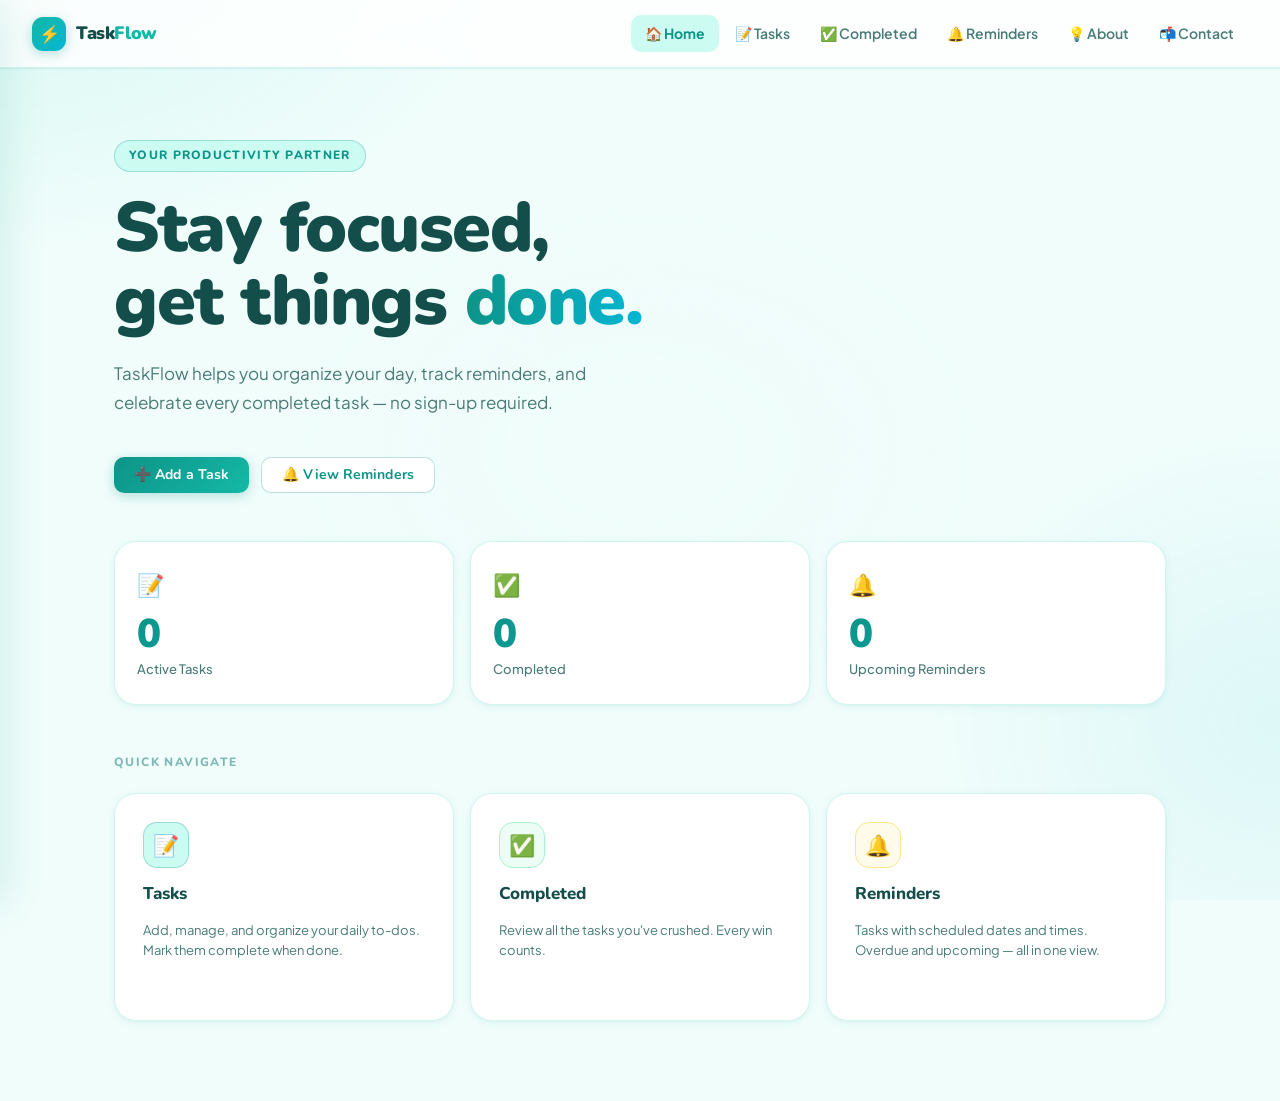
<file: index.html>
<!DOCTYPE html>
<html lang="en">
<head>
  <meta charset="UTF-8">
  <meta name="viewport" content="width=device-width, initial-scale=1.0">
  <title>TaskFlow — Home</title>
  <link rel="stylesheet" href="style.css">
</head>
<body>

  <!-- NAVBAR -->
  <nav class="navbar">
    <a href="index.html" class="nav-brand">
      <div class="nav-brand-icon">⚡</div>
      <span class="nav-brand-text">Task<span>Flow</span></span>
    </a>
    <ul class="nav-links" id="nav-links">
      <li><a href="index.html">🏠 Home</a></li>
      <li><a href="tasks.html">📝 Tasks</a></li>
      <li><a href="completed.html">✅ Completed</a></li>
      <li><a href="reminders.html">🔔 Reminders</a></li>
      <li><a href="about.html">💡 About</a></li>
      <li><a href="contact.html">📬 Contact</a></li>
    </ul>
    <button class="hamburger" id="hamburger" aria-label="Toggle menu">
      <span></span><span></span><span></span>
    </button>
  </nav>

  <main class="main-content">

    <!-- HERO -->
    <section class="hero">
      <div class="hero-eyebrow">Your productivity partner</div>
      <h1>Stay focused,<br>get things <em>done.</em></h1>
      <p class="hero-sub">TaskFlow helps you organize your day, track reminders, and celebrate every completed task — no sign-up required.</p>
      <div class="hero-cta">
        <a href="tasks.html" class="btn btn-primary">➕ Add a Task</a>
        <a href="reminders.html" class="btn btn-ghost">🔔 View Reminders</a>
      </div>
    </section>

    <!-- STATS -->
    <section class="stats-bar">
      <div class="stat-card">
        <div class="stat-icon">📝</div>
        <div class="stat-number" id="stat-total">0</div>
        <div class="stat-label">Active Tasks</div>
      </div>
      <div class="stat-card">
        <div class="stat-icon">✅</div>
        <div class="stat-number" id="stat-completed">0</div>
        <div class="stat-label">Completed</div>
      </div>
      <div class="stat-card">
        <div class="stat-icon">🔔</div>
        <div class="stat-number" id="stat-reminders">0</div>
        <div class="stat-label">Upcoming Reminders</div>
      </div>
    </section>

    <!-- NAV CARDS -->
    <section class="nav-cards-section">
      <div class="section-title">Quick navigate</div>
      <div class="nav-cards">

        <a href="tasks.html" class="nav-card">
          <div class="nav-card-icon accent">📝</div>
          <h3>Tasks</h3>
          <p>Add, manage, and organize your daily to-dos. Mark them complete when done.</p>
          <div class="nav-card-arrow">Go to Tasks →</div>
        </a>

        <a href="completed.html" class="nav-card">
          <div class="nav-card-icon success">✅</div>
          <h3>Completed</h3>
          <p>Review all the tasks you've crushed. Every win counts.</p>
          <div class="nav-card-arrow">See Completed →</div>
        </a>

        <a href="reminders.html" class="nav-card">
          <div class="nav-card-icon warning">🔔</div>
          <h3>Reminders</h3>
          <p>Tasks with scheduled dates and times. Overdue and upcoming — all in one view.</p>
          <div class="nav-card-arrow">View Reminders →</div>
        </a>

      </div>
    </section>

  </main>

  <div id="toast-container" class="toast-container"></div>
  <script src="script.js"></script>
</body>
</html>
</file>
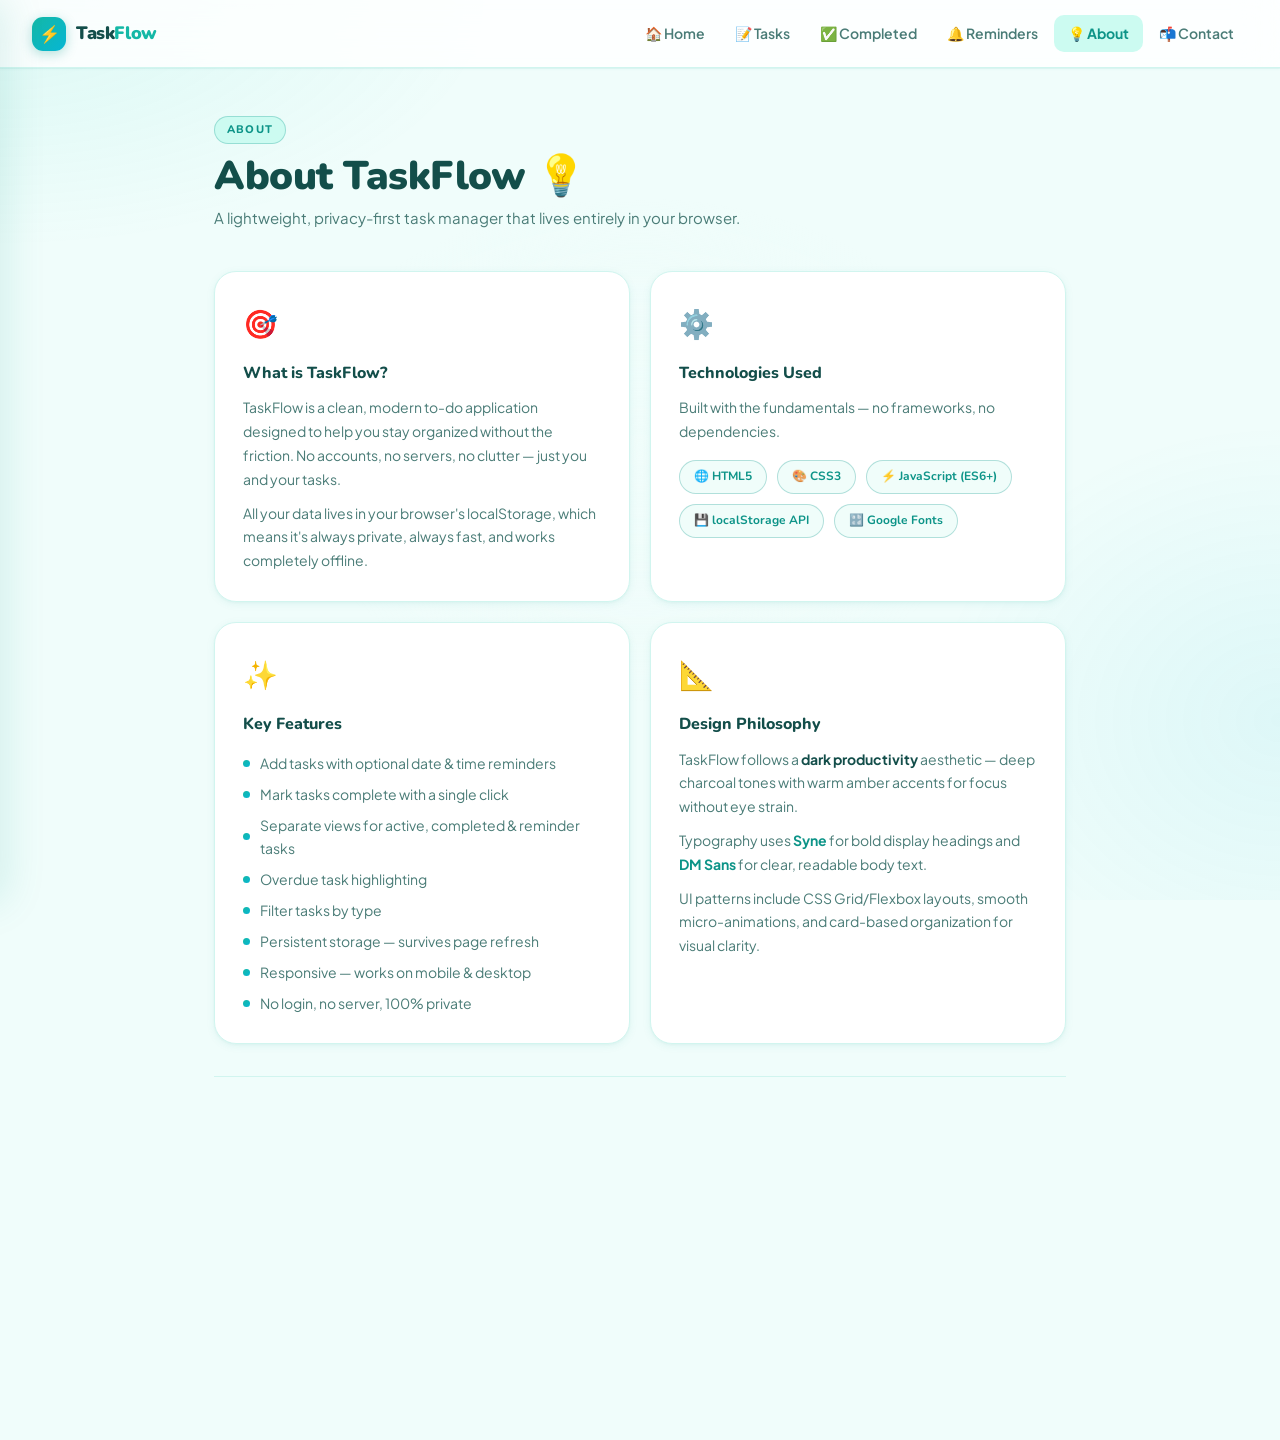
<file: about.html>
<!DOCTYPE html>
<html lang="en">
<head>
  <meta charset="UTF-8">
  <meta name="viewport" content="width=device-width, initial-scale=1.0">
  <title>TaskFlow — About</title>
  <link rel="stylesheet" href="style.css">
</head>
<body>

  <!-- NAVBAR -->
  <nav class="navbar">
    <a href="index.html" class="nav-brand">
      <div class="nav-brand-icon">⚡</div>
      <span class="nav-brand-text">Task<span>Flow</span></span>
    </a>
    <ul class="nav-links" id="nav-links">
      <li><a href="index.html">🏠 Home</a></li>
      <li><a href="tasks.html">📝 Tasks</a></li>
      <li><a href="completed.html">✅ Completed</a></li>
      <li><a href="reminders.html">🔔 Reminders</a></li>
      <li><a href="about.html">💡 About</a></li>
      <li><a href="contact.html">📬 Contact</a></li>
    </ul>
    <button class="hamburger" id="hamburger" aria-label="Toggle menu">
      <span></span><span></span><span></span>
    </button>
  </nav>

  <main class="main-content">
    <div class="container">

      <!-- PAGE HEADER -->
      <div class="page-header">
        <div class="page-header-meta">
          <span class="page-tag">About</span>
        </div>
        <h1>About TaskFlow 💡</h1>
        <p>A lightweight, privacy-first task manager that lives entirely in your browser.</p>
      </div>

      <!-- ABOUT GRID -->
      <div class="about-grid">

        <div class="info-card">
          <div class="info-card-icon">🎯</div>
          <h3>What is TaskFlow?</h3>
          <p>
            TaskFlow is a clean, modern to-do application designed to help you stay organized without the friction. No accounts, no servers, no clutter — just you and your tasks.
          </p>
          <p style="margin-top:10px;">
            All your data lives in your browser's localStorage, which means it's always private, always fast, and works completely offline.
          </p>
        </div>

        <div class="info-card">
          <div class="info-card-icon">⚙️</div>
          <h3>Technologies Used</h3>
          <p>Built with the fundamentals — no frameworks, no dependencies.</p>
          <div class="tech-stack">
            <span class="tech-pill">🌐 HTML5</span>
            <span class="tech-pill">🎨 CSS3</span>
            <span class="tech-pill">⚡ JavaScript (ES6+)</span>
            <span class="tech-pill">💾 localStorage API</span>
            <span class="tech-pill">🔡 Google Fonts</span>
          </div>
        </div>

        <div class="info-card">
          <div class="info-card-icon">✨</div>
          <h3>Key Features</h3>
          <ul class="feature-list">
            <li>Add tasks with optional date & time reminders</li>
            <li>Mark tasks complete with a single click</li>
            <li>Separate views for active, completed & reminder tasks</li>
            <li>Overdue task highlighting</li>
            <li>Filter tasks by type</li>
            <li>Persistent storage — survives page refresh</li>
            <li>Responsive — works on mobile & desktop</li>
            <li>No login, no server, 100% private</li>
          </ul>
        </div>

        <div class="info-card">
          <div class="info-card-icon">📐</div>
          <h3>Design Philosophy</h3>
          <p>
            TaskFlow follows a <strong style="color:var(--text-primary);">dark productivity</strong> aesthetic — deep charcoal tones with warm amber accents for focus without eye strain.
          </p>
          <p style="margin-top:10px;">
            Typography uses <strong style="color:var(--accent);">Syne</strong> for bold display headings and <strong style="color:var(--accent);">DM Sans</strong> for clear, readable body text.
          </p>
          <p style="margin-top:10px;">
            UI patterns include CSS Grid/Flexbox layouts, smooth micro-animations, and card-based organization for visual clarity.
          </p>
        </div>

      </div>

      <!-- DIVIDER -->
      <hr class="divider">

      <!-- HOW IT WORKS -->
      <div class="info-card" style="animation-delay:0.2s;">
        <div class="info-card-icon">🔒</div>
        <h3>Privacy & Data</h3>
        <p>
          TaskFlow stores all your task data locally in your browser using the <code style="background:var(--bg-input);padding:2px 6px;border-radius:4px;font-size:13px;color:var(--accent);">localStorage</code> API under the key <code style="background:var(--bg-input);padding:2px 6px;border-radius:4px;font-size:13px;color:var(--accent);">taskflow_tasks</code>. Your data never leaves your device. No analytics, no tracking, no telemetry. Simply open the browser, and your tasks are right where you left them.
        </p>
        <p style="margin-top:12px;color:var(--text-muted);font-size:13px;">
          ⚠️ Note: Clearing your browser's localStorage or site data will permanently delete your tasks. Consider exporting important data before clearing browser storage.
        </p>
      </div>

    </div>
  </main>

  <div id="toast-container" class="toast-container"></div>
  <script src="script.js"></script>
</body>
</html>
</file>
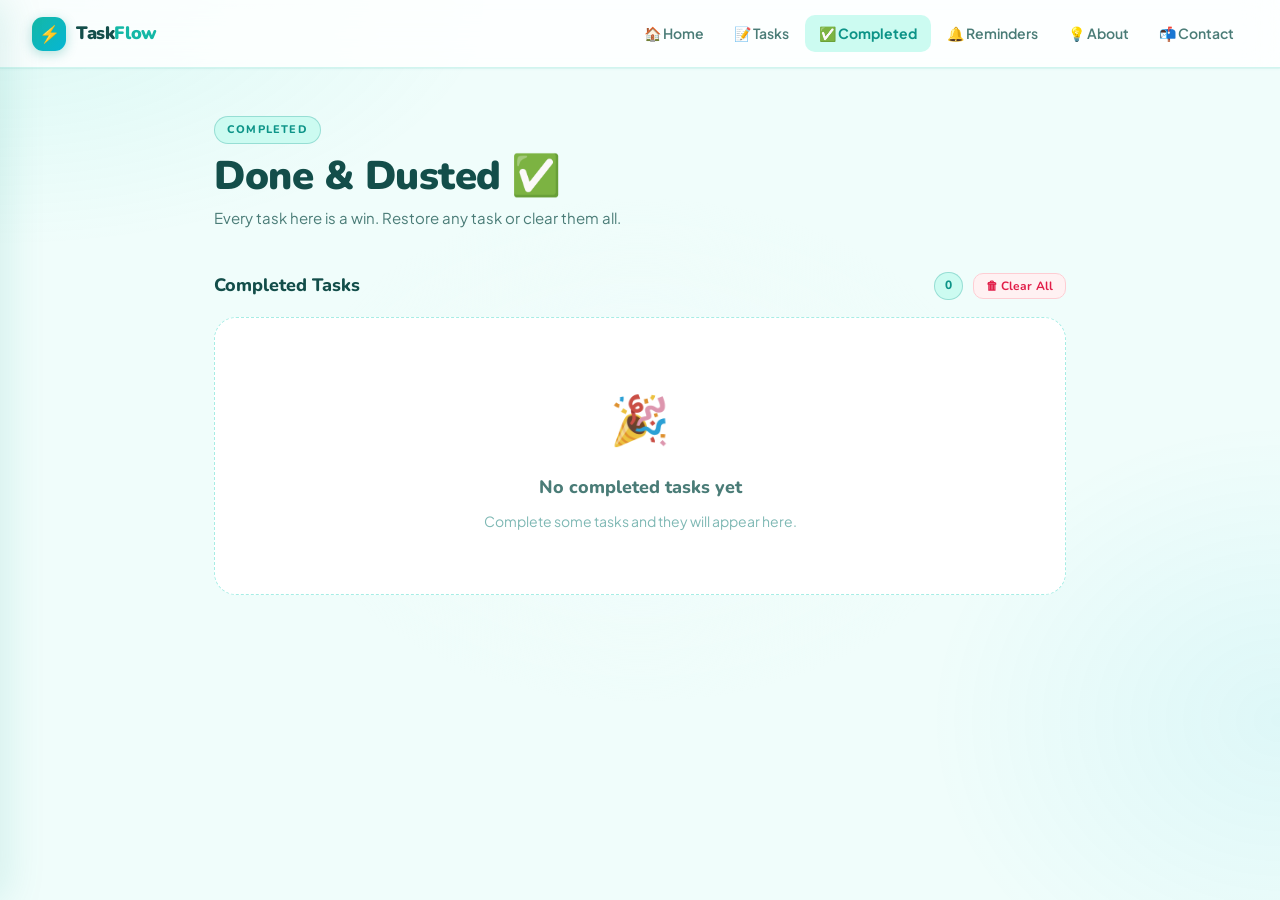
<file: completed.html>
<!DOCTYPE html>
<html lang="en">
<head>
  <meta charset="UTF-8">
  <meta name="viewport" content="width=device-width, initial-scale=1.0">
  <title>TaskFlow — Completed Tasks</title>
  <link rel="stylesheet" href="style.css">
</head>
<body>

  <!-- NAVBAR -->
  <nav class="navbar">
    <a href="index.html" class="nav-brand">
      <div class="nav-brand-icon">⚡</div>
      <span class="nav-brand-text">Task<span>Flow</span></span>
    </a>
    <ul class="nav-links" id="nav-links">
      <li><a href="index.html">🏠 Home</a></li>
      <li><a href="tasks.html">📝 Tasks</a></li>
      <li><a href="completed.html">✅ Completed</a></li>
      <li><a href="reminders.html">🔔 Reminders</a></li>
      <li><a href="about.html">💡 About</a></li>
      <li><a href="contact.html">📬 Contact</a></li>
    </ul>
    <button class="hamburger" id="hamburger" aria-label="Toggle menu">
      <span></span><span></span><span></span>
    </button>
  </nav>

  <main class="main-content">
    <div class="container">

      <!-- PAGE HEADER -->
      <div class="page-header">
        <div class="page-header-meta">
          <span class="page-tag">Completed</span>
        </div>
        <h1>Done &amp; Dusted ✅</h1>
        <p>Every task here is a win. Restore any task or clear them all.</p>
      </div>

      <!-- TASKS LIST -->
      <div class="tasks-section">
        <div class="tasks-header">
          <h2>Completed Tasks</h2>
          <div style="display:flex;align-items:center;gap:10px;">
            <span class="tasks-count" id="completed-count">0</span>
            <button id="clear-completed-btn" class="btn btn-danger btn-sm">🗑 Clear All</button>
          </div>
        </div>
        <div class="task-list" id="completed-list">
          <!-- Rendered by JS -->
        </div>
      </div>

    </div>
  </main>

  <div id="toast-container" class="toast-container"></div>
  <script src="script.js"></script>
</body>
</html>
</file>
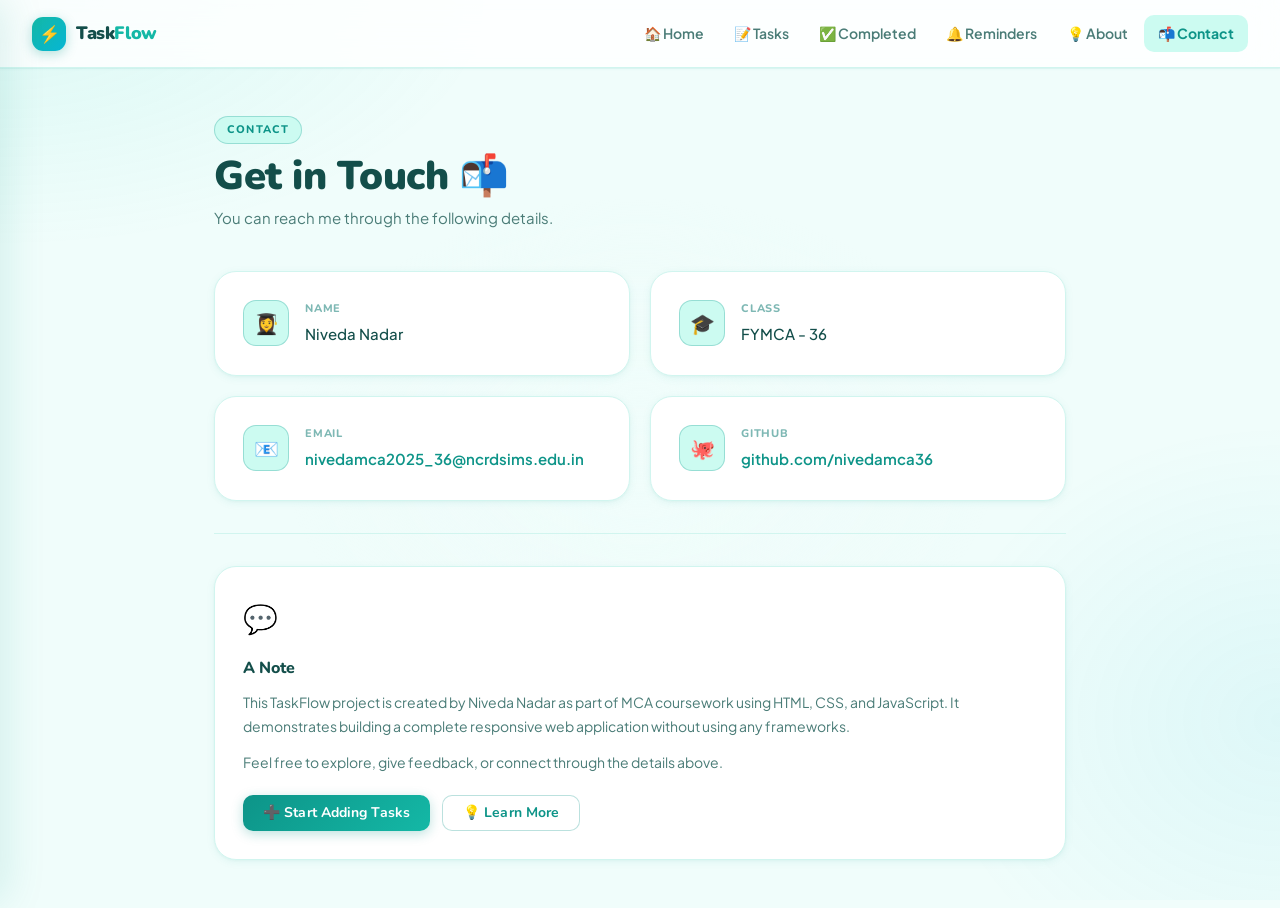
<file: contact.html>
<!DOCTYPE html>
<html lang="en">
<head>
  <meta charset="UTF-8">
  <meta name="viewport" content="width=device-width, initial-scale=1.0">
  <title>TaskFlow — Contact</title>
  <link rel="stylesheet" href="style.css">
</head>
<body>

  <!-- NAVBAR -->
  <nav class="navbar">
    <a href="index.html" class="nav-brand">
      <div class="nav-brand-icon">⚡</div>
      <span class="nav-brand-text">Task<span>Flow</span></span>
    </a>
    <ul class="nav-links" id="nav-links">
      <li><a href="index.html">🏠 Home</a></li>
      <li><a href="tasks.html">📝 Tasks</a></li>
      <li><a href="completed.html">✅ Completed</a></li>
      <li><a href="reminders.html">🔔 Reminders</a></li>
      <li><a href="about.html">💡 About</a></li>
      <li><a href="contact.html" class="active">📬 Contact</a></li>
    </ul>
    <button class="hamburger" id="hamburger" aria-label="Toggle menu">
      <span></span><span></span><span></span>
    </button>
  </nav>

  <main class="main-content">
    <div class="container">

      <!-- PAGE HEADER -->
      <div class="page-header">
        <div class="page-header-meta">
          <span class="page-tag">Contact</span>
        </div>
        <h1>Get in Touch 📬</h1>
        <p>You can reach me through the following details.</p>
      </div>

      <!-- CONTACT GRID -->
      <div class="contact-grid">

        <div class="contact-card">
          <div class="contact-icon">👩‍🎓</div>
          <div class="contact-info">
            <h3>Name</h3>
            <p>Niveda Nadar</p>
          </div>
        </div>

        <div class="contact-card">
          <div class="contact-icon">🎓</div>
          <div class="contact-info">
            <h3>Class</h3>
            <p>FYMCA - 36</p>
          </div>
        </div>

        <div class="contact-card">
          <div class="contact-icon">📧</div>
          <div class="contact-info">
            <h3>Email</h3>
            <p>
              <a href="mailto:nivedamca2025_36@ncrdsims.edu.in">
                nivedamca2025_36@ncrdsims.edu.in
              </a>
            </p>
          </div>
        </div>

        <div class="contact-card">
          <div class="contact-icon">🐙</div>
          <div class="contact-info">
            <h3>GitHub</h3>
            <p>
              <a href="https://github.com/nivedamca36" target="_blank" rel="noopener">
                github.com/nivedamca36
              </a>
            </p>
          </div>
        </div>

      </div>

      <!-- DIVIDER -->
      <hr class="divider">

      <!-- NOTE CARD -->
      <div class="info-card" style="animation-delay:0.15s;">
        <div class="info-card-icon">💬</div>
        <h3>A Note</h3>
        <p>
          This TaskFlow project is created by Niveda Nadar as part of MCA coursework using HTML, CSS, and JavaScript. It demonstrates building a complete responsive web application without using any frameworks.
        </p>
        <p style="margin-top:12px;">
          Feel free to explore, give feedback, or connect through the details above.
        </p>
        <div style="display:flex;gap:12px;margin-top:20px;flex-wrap:wrap;">
          <a href="tasks.html" class="btn btn-primary">➕ Start Adding Tasks</a>
          <a href="about.html" class="btn btn-ghost">💡 Learn More</a>
        </div>
      </div>

    </div>
  </main>

  <div id="toast-container" class="toast-container"></div>
  <script src="script.js"></script>
</body>
</html>
</file>
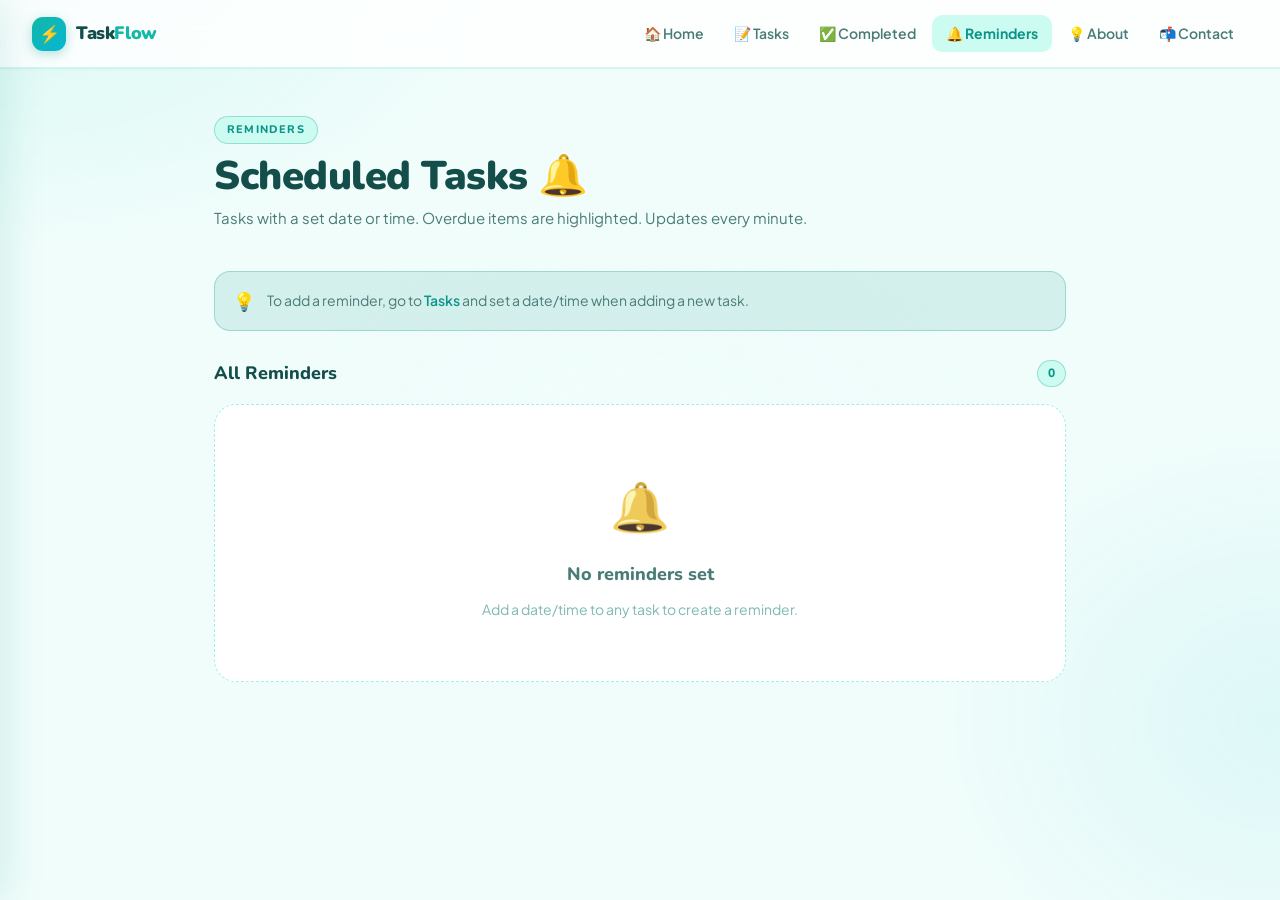
<file: reminders.html>
<!DOCTYPE html>
<html lang="en">
<head>
  <meta charset="UTF-8">
  <meta name="viewport" content="width=device-width, initial-scale=1.0">
  <title>TaskFlow — Reminders</title>
  <link rel="stylesheet" href="style.css">
</head>
<body>

  <!-- NAVBAR -->
  <nav class="navbar">
    <a href="index.html" class="nav-brand">
      <div class="nav-brand-icon">⚡</div>
      <span class="nav-brand-text">Task<span>Flow</span></span>
    </a>
    <ul class="nav-links" id="nav-links">
      <li><a href="index.html">🏠 Home</a></li>
      <li><a href="tasks.html">📝 Tasks</a></li>
      <li><a href="completed.html">✅ Completed</a></li>
      <li><a href="reminders.html">🔔 Reminders</a></li>
      <li><a href="about.html">💡 About</a></li>
      <li><a href="contact.html">📬 Contact</a></li>
    </ul>
    <button class="hamburger" id="hamburger" aria-label="Toggle menu">
      <span></span><span></span><span></span>
    </button>
  </nav>

  <main class="main-content">
    <div class="container">

      <!-- PAGE HEADER -->
      <div class="page-header">
        <div class="page-header-meta">
          <span class="page-tag">Reminders</span>
        </div>
        <h1>Scheduled Tasks 🔔</h1>
        <p>Tasks with a set date or time. Overdue items are highlighted. Updates every minute.</p>
      </div>

      <!-- INFO CARD -->
      <div style="background:var(--accent-glow);border:1px solid var(--border-accent);border-radius:var(--radius-md);padding:14px 18px;margin-bottom:28px;display:flex;align-items:center;gap:12px;font-size:14px;color:var(--text-secondary);">
        <span style="font-size:18px;">💡</span>
        <span>To add a reminder, go to <a href="tasks.html" style="color:var(--accent);text-decoration:none;font-weight:600;">Tasks</a> and set a date/time when adding a new task.</span>
      </div>

      <!-- REMINDERS LIST -->
      <div class="tasks-section">
        <div class="tasks-header">
          <h2>All Reminders</h2>
          <span class="tasks-count" id="reminders-count">0</span>
        </div>
        <div id="reminders-list">
          <!-- Rendered by JS -->
        </div>
      </div>

    </div>
  </main>

  <div id="toast-container" class="toast-container"></div>
  <script src="script.js"></script>
</body>
</html>
</file>
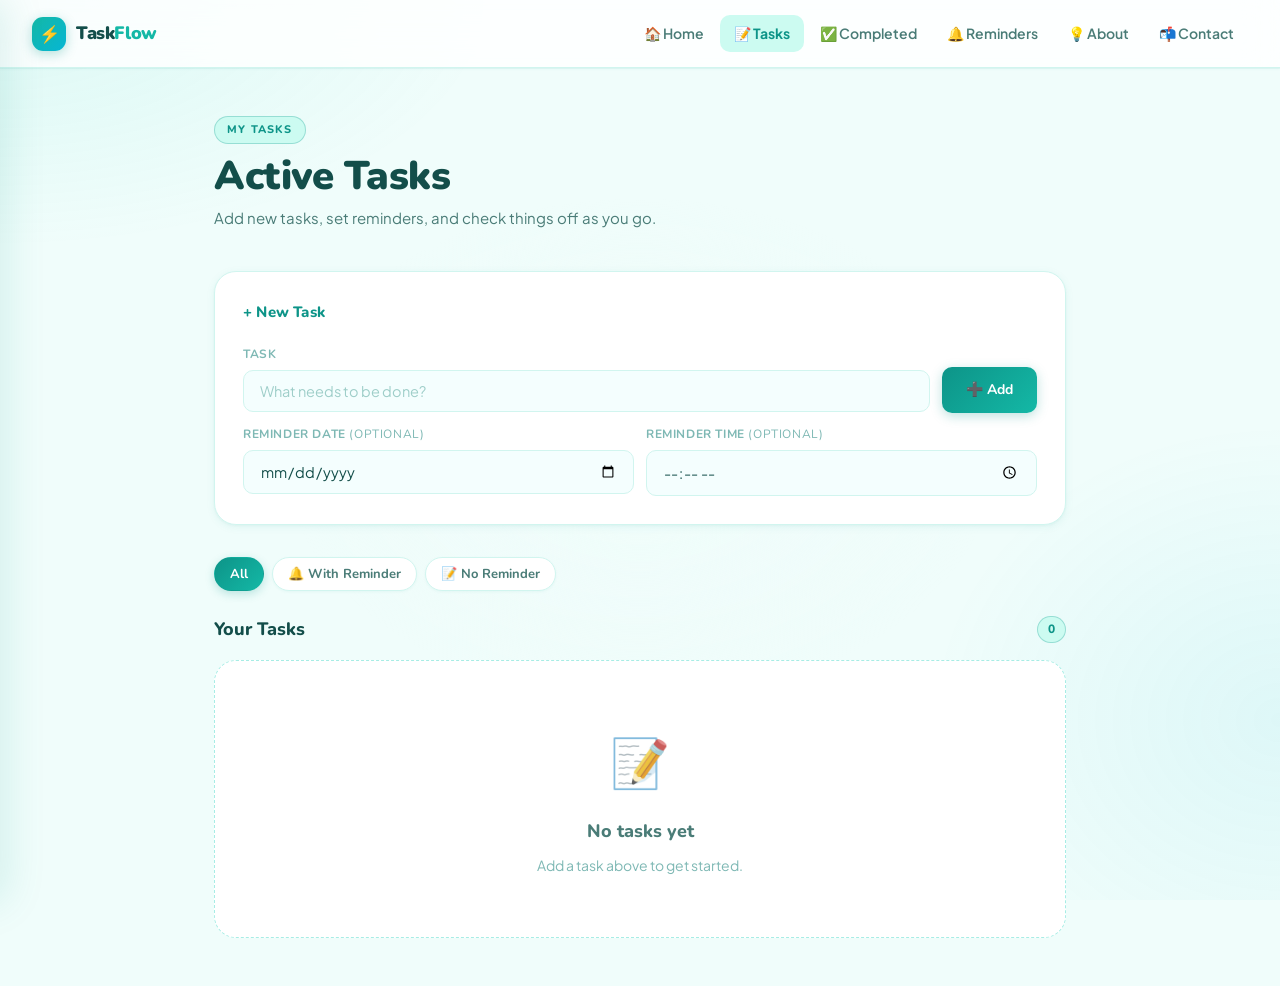
<file: tasks.html>
<!DOCTYPE html>
<html lang="en">
<head>
  <meta charset="UTF-8">
  <meta name="viewport" content="width=device-width, initial-scale=1.0">
  <title>TaskFlow — Tasks</title>
  <link rel="stylesheet" href="style.css">
</head>
<body>

  <!-- NAVBAR -->
  <nav class="navbar">
    <a href="index.html" class="nav-brand">
      <div class="nav-brand-icon">⚡</div>
      <span class="nav-brand-text">Task<span>Flow</span></span>
    </a>
    <ul class="nav-links" id="nav-links">
      <li><a href="index.html">🏠 Home</a></li>
      <li><a href="tasks.html">📝 Tasks</a></li>
      <li><a href="completed.html">✅ Completed</a></li>
      <li><a href="reminders.html">🔔 Reminders</a></li>
      <li><a href="about.html">💡 About</a></li>
      <li><a href="contact.html">📬 Contact</a></li>
    </ul>
    <button class="hamburger" id="hamburger" aria-label="Toggle menu">
      <span></span><span></span><span></span>
    </button>
  </nav>

  <main class="main-content">
    <div class="container">

      <!-- PAGE HEADER -->
      <div class="page-header">
        <div class="page-header-meta">
          <span class="page-tag">My Tasks</span>
        </div>
        <h1>Active Tasks</h1>
        <p>Add new tasks, set reminders, and check things off as you go.</p>
      </div>

      <!-- TASK FORM -->
      <div class="task-form-card">
        <h2>+ New Task</h2>
        <form id="task-form" autocomplete="off">
          <div class="form-row">
            <div class="form-group">
              <label for="task-input">Task</label>
              <input
                type="text"
                id="task-input"
                class="form-input"
                placeholder="What needs to be done?"
                maxlength="300"
                required
              >
            </div>
            <button type="submit" class="btn btn-primary btn-add">
              ➕ Add
            </button>
          </div>

          <div class="form-row-datetime">
            <div class="form-group">
              <label for="task-date">Reminder Date <span style="color:var(--text-muted);font-weight:400;">(optional)</span></label>
              <input type="date" id="task-date" class="form-input-datetime">
            </div>
            <div class="form-group">
              <label for="task-time">Reminder Time <span style="color:var(--text-muted);font-weight:400;">(optional)</span></label>
              <input type="time" id="task-time" class="form-input-datetime">
            </div>
          </div>
        </form>
      </div>

      <!-- FILTER BAR -->
      <div class="filter-bar">
        <button class="filter-btn active" data-filter="all">All</button>
        <button class="filter-btn" data-filter="with-reminder">🔔 With Reminder</button>
        <button class="filter-btn" data-filter="no-reminder">📝 No Reminder</button>
      </div>

      <!-- TASKS LIST -->
      <div class="tasks-section">
        <div class="tasks-header">
          <h2>Your Tasks</h2>
          <span class="tasks-count" id="tasks-count">0</span>
        </div>
        <div class="task-list" id="task-list">
          <!-- Rendered by JS -->
        </div>
      </div>

    </div>
  </main>

  <div id="toast-container" class="toast-container"></div>
  <script src="script.js"></script>
</body>
</html>
</file>
<file: style.css>
/* =============================================
   IMPORTS & VARIABLES — Soft Aqua Studio
   ============================================= */
@import url('https://fonts.googleapis.com/css2?family=Nunito:wght@400;500;600;700;800;900&family=Plus+Jakarta+Sans:ital,opsz,wght@0,6..18,300;0,6..18,400;0,6..18,500;0,6..18,600;1,6..18,300&display=swap');

:root {
  /* Backgrounds */
  --bg-primary:    #f0fdfb;
  --bg-secondary:  #e8faf7;
  --bg-card:       #ffffff;
  --bg-card-hover: #f7fffe;
  --bg-input:      #f4fefe;

  /* Brand — Teal + Aqua */
  --teal:          #0d9488;
  --teal-mid:      #14b8a6;
  --teal-light:    #2dd4bf;
  --teal-pale:     #ccfbf1;
  --teal-xpale:    #f0fdfa;
  --aqua:          #06b6d4;
  --aqua-light:    #67e8f9;
  --aqua-pale:     #cffafe;
  --aqua-xpale:    #ecfeff;

  /* Accent (primary interactive) */
  --accent:        #0d9488;
  --accent-dim:    rgba(13, 148, 136, 0.15);
  --accent-glow:   rgba(13, 148, 136, 0.12);
  --accent-border: rgba(13, 148, 136, 0.25);

  /* Text */
  --text-primary:     #134e4a;
  --text-secondary:   #4a7c77;
  --text-muted:       #7eb8b4;
  --text-placeholder: #9ecec9;

  /* Borders */
  --border:         #d1f5ef;
  --border-mid:     #a7ede5;
  --border-accent:  rgba(13, 148, 136, 0.28);

  /* Semantic */
  --success:        #059669;
  --success-dim:    rgba(5, 150, 105, 0.12);
  --success-bg:     #ecfdf5;
  --success-border: #a7f3d0;
  --danger:         #e11d48;
  --danger-dim:     rgba(225, 29, 72, 0.10);
  --danger-bg:      #fff1f2;
  --danger-border:  #fecdd3;
  --warning:        #d97706;
  --warning-dim:    rgba(217, 119, 6, 0.12);
  --warning-bg:     #fffbeb;
  --warning-border: #fde68a;

  /* Radius */
  --radius-xs:   6px;
  --radius-sm:   10px;
  --radius-md:   16px;
  --radius-lg:   22px;
  --radius-xl:   30px;
  --radius-pill: 100px;

  /* Shadows */
  --shadow-sm:     0 2px 8px rgba(13,148,136,0.08), 0 1px 3px rgba(13,148,136,0.05);
  --shadow-md:     0 4px 18px rgba(13,148,136,0.10), 0 2px 6px rgba(13,148,136,0.06);
  --shadow-accent: 0 0 30px rgba(13, 148, 136, 0.12);
  --shadow-glow:   0 0 0 3px rgba(13,148,136,0.15);

  --nav-height: 68px;
  --transition: 0.18s cubic-bezier(0.4, 0, 0.2, 1);
}

/* =============================================
   RESET & BASE
   ============================================= */
*, *::before, *::after {
  margin: 0;
  padding: 0;
  box-sizing: border-box;
}

html {
  scroll-behavior: smooth;
}

body {
  font-family: 'Plus Jakarta Sans', sans-serif;
  background-color: var(--bg-primary);
  color: var(--text-primary);
  min-height: 100vh;
  line-height: 1.65;
  -webkit-font-smoothing: antialiased;
  overflow-x: hidden;
}

body::before {
  content: '';
  position: fixed;
  top: 0; left: 0; right: 0; bottom: 0;
  background:
    radial-gradient(ellipse 70% 50% at 0% 0%,   rgba(45,212,191,0.10) 0%, transparent 55%),
    radial-gradient(ellipse 50% 60% at 100% 80%, rgba(6,182,212,0.08)  0%, transparent 55%),
    radial-gradient(ellipse 40% 40% at 50% 50%,  rgba(240,253,251,0.6) 0%, transparent 70%);
  pointer-events: none;
  z-index: 0;
}

/* =============================================
   NAVBAR
   ============================================= */
.navbar {
  position: fixed;
  top: 0; left: 0; right: 0;
  height: var(--nav-height);
  background: rgba(255, 255, 255, 0.82);
  backdrop-filter: blur(20px);
  -webkit-backdrop-filter: blur(20px);
  border-bottom: 1.5px solid var(--border);
  z-index: 1000;
  display: flex;
  align-items: center;
  padding: 0 32px;
  justify-content: space-between;
  box-shadow: 0 1px 0 rgba(13,148,136,0.06), 0 1px 3px rgba(13,148,136,0.06);
}

.nav-brand {
  display: flex;
  align-items: center;
  gap: 10px;
  text-decoration: none;
  color: var(--text-primary);
}

.nav-brand-icon {
  width: 34px;
  height: 34px;
  background: linear-gradient(135deg, var(--teal-mid) 0%, var(--aqua) 100%);
  border-radius: 11px;
  display: flex;
  align-items: center;
  justify-content: center;
  font-size: 17px;
  box-shadow: 0 3px 12px rgba(13,148,136,0.30);
}

.nav-brand-text {
  font-family: 'Nunito', sans-serif;
  font-weight: 900;
  font-size: 18px;
  letter-spacing: -0.4px;
  color: var(--text-primary);
}

.nav-brand-text span {
  color: var(--teal-mid);
}

.nav-links {
  display: flex;
  align-items: center;
  gap: 2px;
  list-style: none;
}

.nav-links a {
  text-decoration: none;
  color: var(--text-secondary);
  font-size: 14px;
  font-weight: 600;
  padding: 7px 14px;
  border-radius: var(--radius-sm);
  transition: all var(--transition);
  display: flex;
  align-items: center;
  gap: 6px;
  white-space: nowrap;
}

.nav-links a:hover {
  color: var(--teal);
  background: var(--teal-pale);
}

.nav-links a.active {
  color: var(--teal);
  background: var(--teal-pale);
  font-weight: 700;
}

.hamburger {
  display: none;
  flex-direction: column;
  gap: 5px;
  cursor: pointer;
  padding: 6px;
  border: none;
  background: none;
}

.hamburger span {
  width: 22px;
  height: 2px;
  background: var(--teal);
  border-radius: 2px;
  transition: all var(--transition);
}

/* =============================================
   MAIN LAYOUT
   ============================================= */
.main-content {
  min-height: calc(100vh - var(--nav-height));
  padding-top: var(--nav-height);
  position: relative;
  z-index: 1;
}

.container {
  max-width: 900px;
  margin: 0 auto;
  padding: 48px 24px;
}

.container-wide {
  max-width: 1100px;
  margin: 0 auto;
  padding: 48px 24px;
}

/* =============================================
   PAGE HEADER
   ============================================= */
.page-header {
  margin-bottom: 40px;
  animation: fadeSlideUp 0.4s ease both;
}

.page-header-meta {
  display: flex;
  align-items: center;
  gap: 10px;
  margin-bottom: 10px;
}

.page-tag {
  font-family: 'Nunito', sans-serif;
  font-size: 11px;
  font-weight: 800;
  letter-spacing: 1.2px;
  text-transform: uppercase;
  color: var(--teal);
  background: var(--teal-pale);
  padding: 4px 12px;
  border-radius: var(--radius-pill);
  border: 1px solid var(--border-accent);
}

.page-header h1 {
  font-family: 'Nunito', sans-serif;
  font-weight: 900;
  font-size: clamp(28px, 4vw, 40px);
  letter-spacing: -0.5px;
  line-height: 1.1;
  color: var(--text-primary);
}

.page-header p {
  color: var(--text-secondary);
  font-size: 15px;
  margin-top: 8px;
  font-weight: 400;
}

/* =============================================
   HOME PAGE — HERO
   ============================================= */
.hero {
  padding: 72px 24px 48px;
  max-width: 1100px;
  margin: 0 auto;
  animation: fadeSlideUp 0.5s ease both;
}

.hero-eyebrow {
  display: inline-flex;
  align-items: center;
  gap: 7px;
  font-family: 'Nunito', sans-serif;
  font-size: 12px;
  font-weight: 800;
  letter-spacing: 1.3px;
  text-transform: uppercase;
  color: var(--teal);
  background: var(--teal-pale);
  padding: 5px 14px;
  border-radius: var(--radius-pill);
  border: 1px solid var(--border-accent);
  margin-bottom: 20px;
}

.hero h1 {
  font-family: 'Nunito', sans-serif;
  font-weight: 900;
  font-size: clamp(38px, 6vw, 70px);
  letter-spacing: -1.5px;
  line-height: 1.05;
  color: var(--text-primary);
  margin-bottom: 20px;
}

.hero h1 em {
  font-style: normal;
  background: linear-gradient(90deg, var(--teal) 0%, var(--aqua) 100%);
  -webkit-background-clip: text;
  -webkit-text-fill-color: transparent;
  background-clip: text;
}

.hero-sub {
  font-size: 17px;
  color: var(--text-secondary);
  font-weight: 400;
  max-width: 480px;
  margin-bottom: 40px;
  line-height: 1.7;
}

.hero-cta {
  display: flex;
  gap: 12px;
  flex-wrap: wrap;
}

/* =============================================
   STATS BAR
   ============================================= */
.stats-bar {
  max-width: 1100px;
  margin: 0 auto;
  padding: 0 24px 48px;
  display: grid;
  grid-template-columns: repeat(3, 1fr);
  gap: 16px;
  animation: fadeSlideUp 0.5s 0.1s ease both;
}

.stat-card {
  background: var(--bg-card);
  border: 1.5px solid var(--border);
  border-radius: var(--radius-lg);
  padding: 24px 22px;
  transition: all var(--transition);
  cursor: default;
  position: relative;
  overflow: hidden;
  box-shadow: var(--shadow-sm);
}

.stat-card::before {
  content: '';
  position: absolute;
  top: 0; left: 0; right: 0;
  height: 3px;
  background: linear-gradient(90deg, var(--teal-mid), var(--aqua));
  opacity: 0;
  transition: opacity var(--transition);
}

.stat-card:hover {
  border-color: var(--border-accent);
  background: var(--bg-card-hover);
  transform: translateY(-3px);
  box-shadow: var(--shadow-accent);
}

.stat-card:hover::before { opacity: 1; }

.stat-icon {
  font-size: 22px;
  margin-bottom: 12px;
  display: block;
}

.stat-number {
  font-family: 'Nunito', sans-serif;
  font-size: 40px;
  font-weight: 900;
  background: linear-gradient(135deg, var(--teal) 0%, var(--aqua) 100%);
  -webkit-background-clip: text;
  -webkit-text-fill-color: transparent;
  background-clip: text;
  line-height: 1;
  margin-bottom: 5px;
}

.stat-label {
  font-size: 13px;
  color: var(--text-secondary);
  font-weight: 500;
}

/* =============================================
   NAV CARDS
   ============================================= */
.nav-cards-section {
  max-width: 1100px;
  margin: 0 auto;
  padding: 0 24px 64px;
  animation: fadeSlideUp 0.5s 0.15s ease both;
}

.section-title {
  font-family: 'Nunito', sans-serif;
  font-size: 12px;
  font-weight: 800;
  letter-spacing: 1.4px;
  text-transform: uppercase;
  color: var(--text-muted);
  margin-bottom: 20px;
}

.nav-cards {
  display: grid;
  grid-template-columns: repeat(auto-fill, minmax(280px, 1fr));
  gap: 16px;
}

.nav-card {
  background: var(--bg-card);
  border: 1.5px solid var(--border);
  border-radius: var(--radius-lg);
  padding: 28px;
  text-decoration: none;
  color: var(--text-primary);
  transition: all var(--transition);
  display: flex;
  flex-direction: column;
  gap: 12px;
  position: relative;
  overflow: hidden;
  box-shadow: var(--shadow-sm);
}

.nav-card::after {
  content: '';
  position: absolute;
  bottom: 0; left: 0; right: 0;
  height: 3px;
  background: linear-gradient(90deg, var(--teal-mid), var(--aqua));
  transform: scaleX(0);
  transform-origin: left;
  transition: transform 0.25s ease;
}

.nav-card:hover {
  border-color: var(--border-accent);
  background: var(--bg-card-hover);
  transform: translateY(-4px);
  box-shadow: var(--shadow-accent);
}

.nav-card:hover::after {
  transform: scaleX(1);
}

.nav-card-icon {
  width: 46px;
  height: 46px;
  border-radius: 14px;
  display: flex;
  align-items: center;
  justify-content: center;
  font-size: 21px;
  border: 1.5px solid var(--border);
}

.nav-card-icon.accent  { background: var(--teal-pale);   border-color: var(--border-accent); }
.nav-card-icon.success { background: var(--success-bg);  border-color: var(--success-border); }
.nav-card-icon.warning { background: var(--warning-bg);  border-color: var(--warning-border); }

.nav-card h3 {
  font-family: 'Nunito', sans-serif;
  font-size: 17px;
  font-weight: 800;
  color: var(--text-primary);
}

.nav-card p {
  font-size: 13px;
  color: var(--text-secondary);
  font-weight: 400;
  line-height: 1.55;
}

.nav-card-arrow {
  display: flex;
  align-items: center;
  gap: 4px;
  font-size: 12px;
  color: var(--teal);
  font-weight: 700;
  margin-top: auto;
  opacity: 0;
  transform: translateX(-6px);
  transition: all var(--transition);
}

.nav-card:hover .nav-card-arrow {
  opacity: 1;
  transform: translateX(0);
}

/* =============================================
   TASK FORM
   ============================================= */
.task-form-card {
  background: var(--bg-card);
  border: 1.5px solid var(--border);
  border-radius: var(--radius-lg);
  padding: 28px;
  margin-bottom: 32px;
  animation: fadeSlideUp 0.4s ease both;
  box-shadow: var(--shadow-sm);
}

.task-form-card h2 {
  font-family: 'Nunito', sans-serif;
  font-size: 15px;
  font-weight: 800;
  margin-bottom: 20px;
  color: var(--teal);
  letter-spacing: 0.2px;
  display: flex;
  align-items: center;
  gap: 6px;
}

.form-row {
  display: grid;
  grid-template-columns: 1fr auto;
  gap: 12px;
  margin-bottom: 12px;
}

.form-row-datetime {
  display: grid;
  grid-template-columns: 1fr 1fr;
  gap: 12px;
}

.form-group {
  display: flex;
  flex-direction: column;
  gap: 6px;
}

.form-group label {
  font-family: 'Nunito', sans-serif;
  font-size: 12px;
  font-weight: 700;
  letter-spacing: 0.6px;
  text-transform: uppercase;
  color: var(--text-muted);
}

.form-input,
.form-input-datetime {
  background: var(--bg-input);
  border: 1.5px solid var(--border);
  border-radius: var(--radius-sm);
  color: var(--text-primary);
  font-family: 'Plus Jakarta Sans', sans-serif;
  font-size: 14.5px;
  padding: 11px 16px;
  outline: none;
  transition: all var(--transition);
  width: 100%;
}

.form-input:focus,
.form-input-datetime:focus {
  border-color: var(--teal-mid);
  background: #fff;
  box-shadow: var(--shadow-glow);
}

.form-input::placeholder {
  color: var(--text-placeholder);
  font-weight: 400;
}

input[type="date"],
input[type="time"] {
  color-scheme: light;
}

/* =============================================
   BUTTONS
   ============================================= */
.btn {
  display: inline-flex;
  align-items: center;
  gap: 7px;
  font-family: 'Nunito', sans-serif;
  font-size: 14px;
  font-weight: 700;
  padding: 10px 20px;
  border-radius: var(--radius-sm);
  border: none;
  cursor: pointer;
  transition: all var(--transition);
  text-decoration: none;
  white-space: nowrap;
  line-height: 1;
  letter-spacing: 0.1px;
}

.btn:active { transform: scale(0.96); }

.btn-primary {
  background: linear-gradient(135deg, var(--teal) 0%, var(--teal-mid) 100%);
  color: #fff;
  box-shadow: 0 3px 12px rgba(13,148,136,0.28);
}

.btn-primary:hover {
  background: linear-gradient(135deg, #0f766e 0%, var(--teal) 100%);
  box-shadow: 0 5px 18px rgba(13,148,136,0.36);
  transform: translateY(-1px);
}

.btn-ghost {
  background: var(--bg-card);
  color: var(--teal);
  border: 1.5px solid var(--border-accent);
}

.btn-ghost:hover {
  color: var(--teal);
  border-color: var(--teal-mid);
  background: var(--teal-pale);
}

.btn-danger {
  background: var(--danger-bg);
  color: var(--danger);
  border: 1.5px solid var(--danger-border);
}

.btn-danger:hover {
  background: #ffe4e6;
  border-color: #fda4af;
}

.btn-success {
  background: var(--success-bg);
  color: var(--success);
  border: 1.5px solid var(--success-border);
}

.btn-success:hover {
  background: #d1fae5;
}

.btn-sm {
  font-size: 12px;
  padding: 6px 12px;
  gap: 5px;
}

.btn-icon {
  width: 34px;
  height: 34px;
  padding: 0;
  justify-content: center;
  border-radius: var(--radius-sm);
}

.btn-add {
  padding: 11px 24px;
  height: 46px;
  margin-top: 22px;
}

/* =============================================
   TASK LISTS
   ============================================= */
.tasks-section {
  animation: fadeSlideUp 0.4s 0.1s ease both;
}

.tasks-header {
  display: flex;
  align-items: center;
  justify-content: space-between;
  margin-bottom: 16px;
}

.tasks-header h2 {
  font-family: 'Nunito', sans-serif;
  font-size: 18px;
  font-weight: 800;
  color: var(--text-primary);
}

.tasks-count {
  background: var(--teal-pale);
  border: 1px solid var(--border-accent);
  font-family: 'Nunito', sans-serif;
  font-size: 12px;
  font-weight: 800;
  color: var(--teal);
  padding: 3px 10px;
  border-radius: var(--radius-pill);
}

.task-list {
  display: flex;
  flex-direction: column;
  gap: 10px;
}

.task-item {
  background: var(--bg-card);
  border: 1.5px solid var(--border);
  border-radius: var(--radius-md);
  padding: 18px 20px;
  display: flex;
  align-items: flex-start;
  gap: 14px;
  transition: all var(--transition);
  animation: fadeSlideUp 0.3s ease both;
  position: relative;
  overflow: hidden;
  box-shadow: 0 1px 3px rgba(13,148,136,0.06);
}

.task-item::before {
  content: '';
  position: absolute;
  left: 0; top: 0; bottom: 0;
  width: 4px;
  background: var(--border);
  border-radius: 4px 0 0 4px;
  transition: background var(--transition);
}

.task-item:hover {
  border-color: var(--border-mid);
  background: var(--bg-card-hover);
  box-shadow: var(--shadow-sm);
  transform: translateX(2px);
}

.task-item.completed::before { background: linear-gradient(to bottom, var(--success), #34d399); }
.task-item.overdue::before   { background: linear-gradient(to bottom, var(--danger), #fb7185); }
.task-item.upcoming::before  { background: linear-gradient(to bottom, var(--teal-mid), var(--aqua)); }

/* Custom Checkbox */
.task-checkbox {
  appearance: none;
  -webkit-appearance: none;
  width: 20px;
  height: 20px;
  min-width: 20px;
  border: 2px solid var(--border-mid);
  border-radius: 6px;
  cursor: pointer;
  transition: all var(--transition);
  margin-top: 2px;
  position: relative;
  background: var(--bg-input);
}

.task-checkbox:checked {
  background: linear-gradient(135deg, var(--success) 0%, #34d399 100%);
  border-color: transparent;
  box-shadow: 0 2px 8px rgba(5,150,105,0.25);
}

.task-checkbox:checked::after {
  content: '✓';
  position: absolute;
  top: 50%;
  left: 50%;
  transform: translate(-50%, -50%);
  color: #fff;
  font-size: 12px;
  font-weight: 900;
  font-family: 'Nunito', sans-serif;
}

.task-checkbox:hover:not(:checked) {
  border-color: var(--teal-mid);
  background: var(--teal-xpale);
}

.task-body {
  flex: 1;
  min-width: 0;
}

.task-text {
  font-size: 15px;
  font-weight: 500;
  color: var(--text-primary);
  line-height: 1.45;
  word-break: break-word;
  transition: all var(--transition);
}

.task-item.completed .task-text {
  text-decoration: line-through;
  color: var(--text-muted);
}

.task-meta {
  display: flex;
  align-items: center;
  gap: 10px;
  margin-top: 6px;
  flex-wrap: wrap;
}

.task-badge {
  display: inline-flex;
  align-items: center;
  gap: 4px;
  font-family: 'Nunito', sans-serif;
  font-size: 11px;
  font-weight: 700;
  padding: 3px 9px;
  border-radius: var(--radius-pill);
  letter-spacing: 0.3px;
}

.badge-reminder {
  background: var(--aqua-pale);
  color: #0891b2;
  border: 1px solid rgba(6,182,212,0.25);
}

.badge-overdue {
  background: var(--danger-bg);
  color: var(--danger);
  border: 1px solid var(--danger-border);
}

.badge-upcoming {
  background: var(--warning-bg);
  color: var(--warning);
  border: 1px solid var(--warning-border);
}

.badge-done {
  background: var(--success-bg);
  color: var(--success);
  border: 1px solid var(--success-border);
}

.task-actions {
  display: flex;
  gap: 6px;
  align-items: center;
  opacity: 0;
  transition: opacity var(--transition);
}

.task-item:hover .task-actions {
  opacity: 1;
}

/* Empty State */
.empty-state {
  text-align: center;
  padding: 60px 24px;
  background: var(--bg-card);
  border: 1.5px dashed var(--border-mid);
  border-radius: var(--radius-lg);
}

.empty-state-icon {
  font-size: 48px;
  margin-bottom: 16px;
  display: block;
  filter: grayscale(0.3);
}

.empty-state h3 {
  font-family: 'Nunito', sans-serif;
  font-size: 18px;
  font-weight: 800;
  color: var(--text-secondary);
  margin-bottom: 8px;
}

.empty-state p {
  font-size: 14px;
  color: var(--text-muted);
  font-weight: 400;
}

/* =============================================
   FILTER BAR
   ============================================= */
.filter-bar {
  display: flex;
  gap: 8px;
  margin-bottom: 24px;
  flex-wrap: wrap;
}

.filter-btn {
  font-family: 'Nunito', sans-serif;
  font-size: 13px;
  font-weight: 700;
  padding: 7px 15px;
  border-radius: var(--radius-pill);
  border: 1.5px solid var(--border);
  background: var(--bg-card);
  color: var(--text-secondary);
  cursor: pointer;
  transition: all var(--transition);
  box-shadow: 0 1px 3px rgba(13,148,136,0.06);
}

.filter-btn:hover {
  border-color: var(--border-accent);
  color: var(--teal);
  background: var(--teal-xpale);
}

.filter-btn.active {
  background: linear-gradient(135deg, var(--teal) 0%, var(--teal-mid) 100%);
  color: #fff;
  border-color: transparent;
  box-shadow: 0 3px 10px rgba(13,148,136,0.24);
}

/* =============================================
   REMINDERS PAGE
   ============================================= */
.reminder-item {
  background: var(--bg-card);
  border: 1.5px solid var(--border);
  border-radius: var(--radius-md);
  padding: 20px 22px;
  display: flex;
  align-items: flex-start;
  gap: 16px;
  transition: all var(--transition);
  animation: fadeSlideUp 0.3s ease both;
  box-shadow: 0 1px 3px rgba(13,148,136,0.06);
}

.reminder-item:hover {
  border-color: var(--border-accent);
  background: var(--bg-card-hover);
  box-shadow: var(--shadow-sm);
}

.reminder-item.overdue {
  border-color: var(--danger-border);
  background: #fff7f8;
}

.reminder-time-block {
  min-width: 80px;
  text-align: center;
  background: var(--teal-pale);
  border: 1px solid var(--border-accent);
  border-radius: var(--radius-sm);
  padding: 10px 12px;
}

.reminder-time-block .time {
  font-family: 'Nunito', sans-serif;
  font-size: 16px;
  font-weight: 900;
  color: var(--teal);
  display: block;
}

.reminder-time-block .date {
  font-size: 11px;
  color: var(--text-muted);
  display: block;
  margin-top: 2px;
  font-weight: 600;
}

.reminder-body {
  flex: 1;
}

.reminder-body .task-text {
  font-size: 15px;
}

.time-remaining {
  font-size: 12px;
  color: var(--text-muted);
  margin-top: 4px;
  font-weight: 500;
}

.time-remaining.soon    { color: var(--warning); }
.time-remaining.overdue { color: var(--danger); }

/* =============================================
   ABOUT PAGE
   ============================================= */
.about-grid {
  display: grid;
  grid-template-columns: 1fr 1fr;
  gap: 20px;
  margin-bottom: 32px;
}

.info-card {
  background: var(--bg-card);
  border: 1.5px solid var(--border);
  border-radius: var(--radius-lg);
  padding: 28px;
  transition: all var(--transition);
  animation: fadeSlideUp 0.4s ease both;
  box-shadow: var(--shadow-sm);
}

.info-card:hover {
  border-color: var(--border-accent);
  transform: translateY(-2px);
  box-shadow: var(--shadow-accent);
}

.info-card-icon {
  font-size: 28px;
  margin-bottom: 14px;
  display: block;
}

.info-card h3 {
  font-family: 'Nunito', sans-serif;
  font-size: 16px;
  font-weight: 800;
  margin-bottom: 10px;
  color: var(--text-primary);
}

.info-card p {
  font-size: 14px;
  color: var(--text-secondary);
  font-weight: 400;
  line-height: 1.7;
}

.tech-stack {
  display: flex;
  flex-wrap: wrap;
  gap: 10px;
  margin-top: 16px;
}

.tech-pill {
  display: flex;
  align-items: center;
  gap: 6px;
  background: var(--teal-xpale);
  border: 1.5px solid var(--border-accent);
  color: var(--teal);
  font-family: 'Nunito', sans-serif;
  font-size: 12px;
  font-weight: 700;
  padding: 6px 14px;
  border-radius: var(--radius-pill);
  transition: all var(--transition);
}

.tech-pill:hover {
  background: var(--teal-pale);
  border-color: var(--teal-mid);
}

.feature-list {
  list-style: none;
  display: flex;
  flex-direction: column;
  gap: 8px;
  margin-top: 14px;
}

.feature-list li {
  display: flex;
  align-items: center;
  gap: 10px;
  font-size: 14px;
  color: var(--text-secondary);
  font-weight: 400;
}

.feature-list li::before {
  content: '';
  width: 7px;
  height: 7px;
  border-radius: 50%;
  background: linear-gradient(135deg, var(--teal-mid), var(--aqua));
  flex-shrink: 0;
}

/* =============================================
   CONTACT PAGE
   ============================================= */
.contact-grid {
  display: grid;
  grid-template-columns: 1fr 1fr;
  gap: 20px;
  margin-bottom: 24px;
}

.contact-card {
  background: var(--bg-card);
  border: 1.5px solid var(--border);
  border-radius: var(--radius-lg);
  padding: 28px;
  transition: all var(--transition);
  animation: fadeSlideUp 0.4s ease both;
  display: flex;
  align-items: flex-start;
  gap: 16px;
  box-shadow: var(--shadow-sm);
}

.contact-card:hover {
  border-color: var(--border-accent);
  transform: translateY(-2px);
  box-shadow: var(--shadow-accent);
}

.contact-icon {
  width: 46px;
  height: 46px;
  border-radius: 13px;
  background: var(--teal-pale);
  border: 1px solid var(--border-accent);
  display: flex;
  align-items: center;
  justify-content: center;
  font-size: 20px;
  flex-shrink: 0;
}

.contact-info h3 {
  font-family: 'Nunito', sans-serif;
  font-size: 11px;
  font-weight: 800;
  color: var(--text-muted);
  text-transform: uppercase;
  letter-spacing: 0.8px;
  margin-bottom: 4px;
}

.contact-info p {
  font-size: 15px;
  color: var(--text-primary);
  font-weight: 500;
}

.contact-info a {
  color: var(--teal);
  text-decoration: none;
  font-weight: 600;
}

.contact-info a:hover {
  text-decoration: underline;
}

/* =============================================
   DIVIDER
   ============================================= */
.divider {
  border: none;
  border-top: 1.5px solid var(--border);
  margin: 32px 0;
}

/* =============================================
   TOAST NOTIFICATIONS
   ============================================= */
.toast-container {
  position: fixed;
  bottom: 24px;
  right: 24px;
  z-index: 9999;
  display: flex;
  flex-direction: column;
  gap: 8px;
  pointer-events: none;
}

.toast {
  background: var(--bg-card);
  border: 1.5px solid var(--border);
  border-radius: var(--radius-sm);
  padding: 12px 18px;
  font-family: 'Nunito', sans-serif;
  font-size: 14px;
  font-weight: 700;
  color: var(--text-primary);
  box-shadow: var(--shadow-md);
  display: flex;
  align-items: center;
  gap: 10px;
  animation: toastIn 0.3s ease both;
  pointer-events: auto;
  min-width: 220px;
}

.toast.success { border-left: 3px solid var(--success); }
.toast.error   { border-left: 3px solid var(--danger); }
.toast.info    { border-left: 3px solid var(--aqua); }
.toast.fadeout { animation: toastOut 0.3s ease both; }

/* =============================================
   SIDEBAR NAV (mobile)
   ============================================= */
.sidebar-overlay {
  display: none;
  position: fixed;
  inset: 0;
  background: rgba(204, 251, 241, 0.55);
  z-index: 1001;
  backdrop-filter: blur(2px);
  -webkit-backdrop-filter: blur(2px);
  opacity: 0;
  transition: opacity 0.3s ease;
}

.sidebar-overlay.open {
  opacity: 1;
}

.sidebar {
  position: fixed;
  top: 0;
  left: 0;
  bottom: 0;
  width: 280px;
  background: var(--bg-secondary);
  border-right: 1.5px solid var(--border);
  z-index: 1002;
  display: flex;
  flex-direction: column;
  transform: translateX(-100%);
  transition: transform 0.32s cubic-bezier(0.4, 0, 0.2, 1);
  box-shadow: 4px 0 40px rgba(13,148,136,0.14);
  overflow-y: auto;
}

.sidebar.open {
  transform: translateX(0);
}

.sidebar-header {
  display: flex;
  align-items: center;
  justify-content: space-between;
  padding: 20px 20px 16px;
  border-bottom: 1.5px solid var(--border);
  flex-shrink: 0;
}

.sidebar-brand {
  display: flex;
  align-items: center;
  gap: 10px;
  text-decoration: none;
  color: var(--text-primary);
}

.sidebar-brand-icon {
  width: 32px;
  height: 32px;
  background: linear-gradient(135deg, var(--teal-mid) 0%, var(--aqua) 100%);
  border-radius: 9px;
  display: flex;
  align-items: center;
  justify-content: center;
  font-size: 16px;
  box-shadow: 0 3px 12px rgba(13,148,136,0.28);
  flex-shrink: 0;
}

.sidebar-brand-text {
  font-family: 'Nunito', sans-serif;
  font-weight: 900;
  font-size: 17px;
  letter-spacing: -0.4px;
  color: var(--text-primary);
}

.sidebar-brand-text span {
  color: var(--teal-mid);
}

.sidebar-close {
  width: 32px;
  height: 32px;
  background: var(--teal-xpale);
  border: 1.5px solid var(--border);
  border-radius: var(--radius-sm);
  cursor: pointer;
  display: flex;
  align-items: center;
  justify-content: center;
  font-size: 16px;
  color: var(--text-secondary);
  transition: all var(--transition);
  flex-shrink: 0;
}

.sidebar-close:hover {
  background: var(--teal-pale);
  border-color: var(--border-accent);
  color: var(--teal);
}

.sidebar-nav {
  flex: 1;
  padding: 16px 12px;
  display: flex;
  flex-direction: column;
  gap: 4px;
}

.sidebar-nav-label {
  font-family: 'Nunito', sans-serif;
  font-size: 10px;
  font-weight: 800;
  letter-spacing: 1.4px;
  text-transform: uppercase;
  color: var(--text-muted);
  padding: 8px 10px 6px;
  margin-top: 4px;
}

.sidebar-link {
  display: flex;
  align-items: center;
  gap: 12px;
  padding: 11px 12px;
  border-radius: var(--radius-sm);
  text-decoration: none;
  color: var(--text-secondary);
  font-size: 14px;
  font-weight: 600;
  transition: all var(--transition);
  position: relative;
}

.sidebar-link:hover {
  background: var(--teal-xpale);
  color: var(--teal);
}

.sidebar-link.active {
  background: var(--teal-pale);
  color: var(--teal);
  border: 1px solid var(--border-accent);
  font-weight: 700;
}

.sidebar-link-icon {
  width: 32px;
  height: 32px;
  border-radius: 8px;
  display: flex;
  align-items: center;
  justify-content: center;
  font-size: 15px;
  background: var(--bg-input);
  border: 1px solid var(--border);
  flex-shrink: 0;
  transition: all var(--transition);
}

.sidebar-link.active .sidebar-link-icon {
  background: var(--teal-pale);
  border-color: var(--border-accent);
}

.sidebar-footer {
  padding: 16px 20px;
  border-top: 1.5px solid var(--border);
  font-size: 12px;
  font-weight: 500;
  color: var(--text-muted);
  flex-shrink: 0;
}

/* Mobile nav overlay (legacy - kept hidden) */
.nav-overlay {
  display: none;
}

/* =============================================
   ANIMATIONS
   ============================================= */
@keyframes fadeSlideUp {
  from { opacity: 0; transform: translateY(16px); }
  to   { opacity: 1; transform: translateY(0); }
}

@keyframes toastIn {
  from { opacity: 0; transform: translateX(20px); }
  to   { opacity: 1; transform: translateX(0); }
}

@keyframes toastOut {
  from { opacity: 1; transform: translateX(0); }
  to   { opacity: 0; transform: translateX(20px); }
}

@keyframes pulse {
  0%, 100% { opacity: 1; }
  50%       { opacity: 0.5; }
}

.animate-pulse { animation: pulse 2s ease infinite; }

/* =============================================
   RESPONSIVE
   ============================================= */
@media (max-width: 768px) {
  .navbar {
    padding: 0 18px;
  }

  .nav-links {
    display: none;
  }

  .hamburger {
    display: flex;
  }

  .sidebar-overlay {
    display: block;
    pointer-events: none;
  }

  .sidebar-overlay.open {
    pointer-events: auto;
  }

  .hero h1 {
    font-size: 34px;
  }

  .stats-bar {
    grid-template-columns: 1fr 1fr;
    gap: 12px;
  }

  .stat-card {
    padding: 18px 16px;
  }

  .stat-number {
    font-size: 28px;
  }

  .nav-cards {
    grid-template-columns: 1fr;
  }

  .form-row {
    grid-template-columns: 1fr;
  }

  .form-row-datetime {
    grid-template-columns: 1fr;
  }

  .btn-add {
    margin-top: 0;
    width: 100%;
    justify-content: center;
  }

  .about-grid,
  .contact-grid {
    grid-template-columns: 1fr;
  }

  .container, .container-wide {
    padding: 28px 16px;
  }

  .hero {
    padding: 40px 16px 28px;
  }

  .stats-bar,
  .nav-cards-section {
    padding-left: 16px;
    padding-right: 16px;
  }

  .task-actions {
    opacity: 1;
  }

  .task-item {
    padding: 14px 14px 14px 18px;
  }

  .task-form-card {
    padding: 20px 16px;
  }

  .info-card {
    padding: 20px 16px;
  }

  .contact-card {
    padding: 20px 16px;
  }

  .task-actions {
    flex-wrap: wrap;
    gap: 4px;
  }

  .reminder-item {
    flex-wrap: wrap;
    gap: 12px;
  }

  .reminder-time-block {
    min-width: 70px;
  }
}

@media (max-width: 480px) {
  .hero h1          { font-size: 28px; letter-spacing: -1px; }
  .hero-sub         { font-size: 15px; }
  .hero-cta         { flex-direction: column; }
  .hero-cta .btn    { width: 100%; justify-content: center; }

  .stats-bar {
    grid-template-columns: 1fr;
  }

  .navbar {
    height: 60px;
  }

  :root {
    --nav-height: 60px;
  }

  .page-header h1 {
    font-size: 26px;
  }
}

/* Hamburger active state (X) */
.hamburger.active span:nth-child(1) {
  transform: translateY(7px) rotate(45deg);
}

.hamburger.active span:nth-child(2) {
  opacity: 0;
  transform: scaleX(0);
}

.hamburger.active span:nth-child(3) {
  transform: translateY(-7px) rotate(-45deg);
}
</file>
